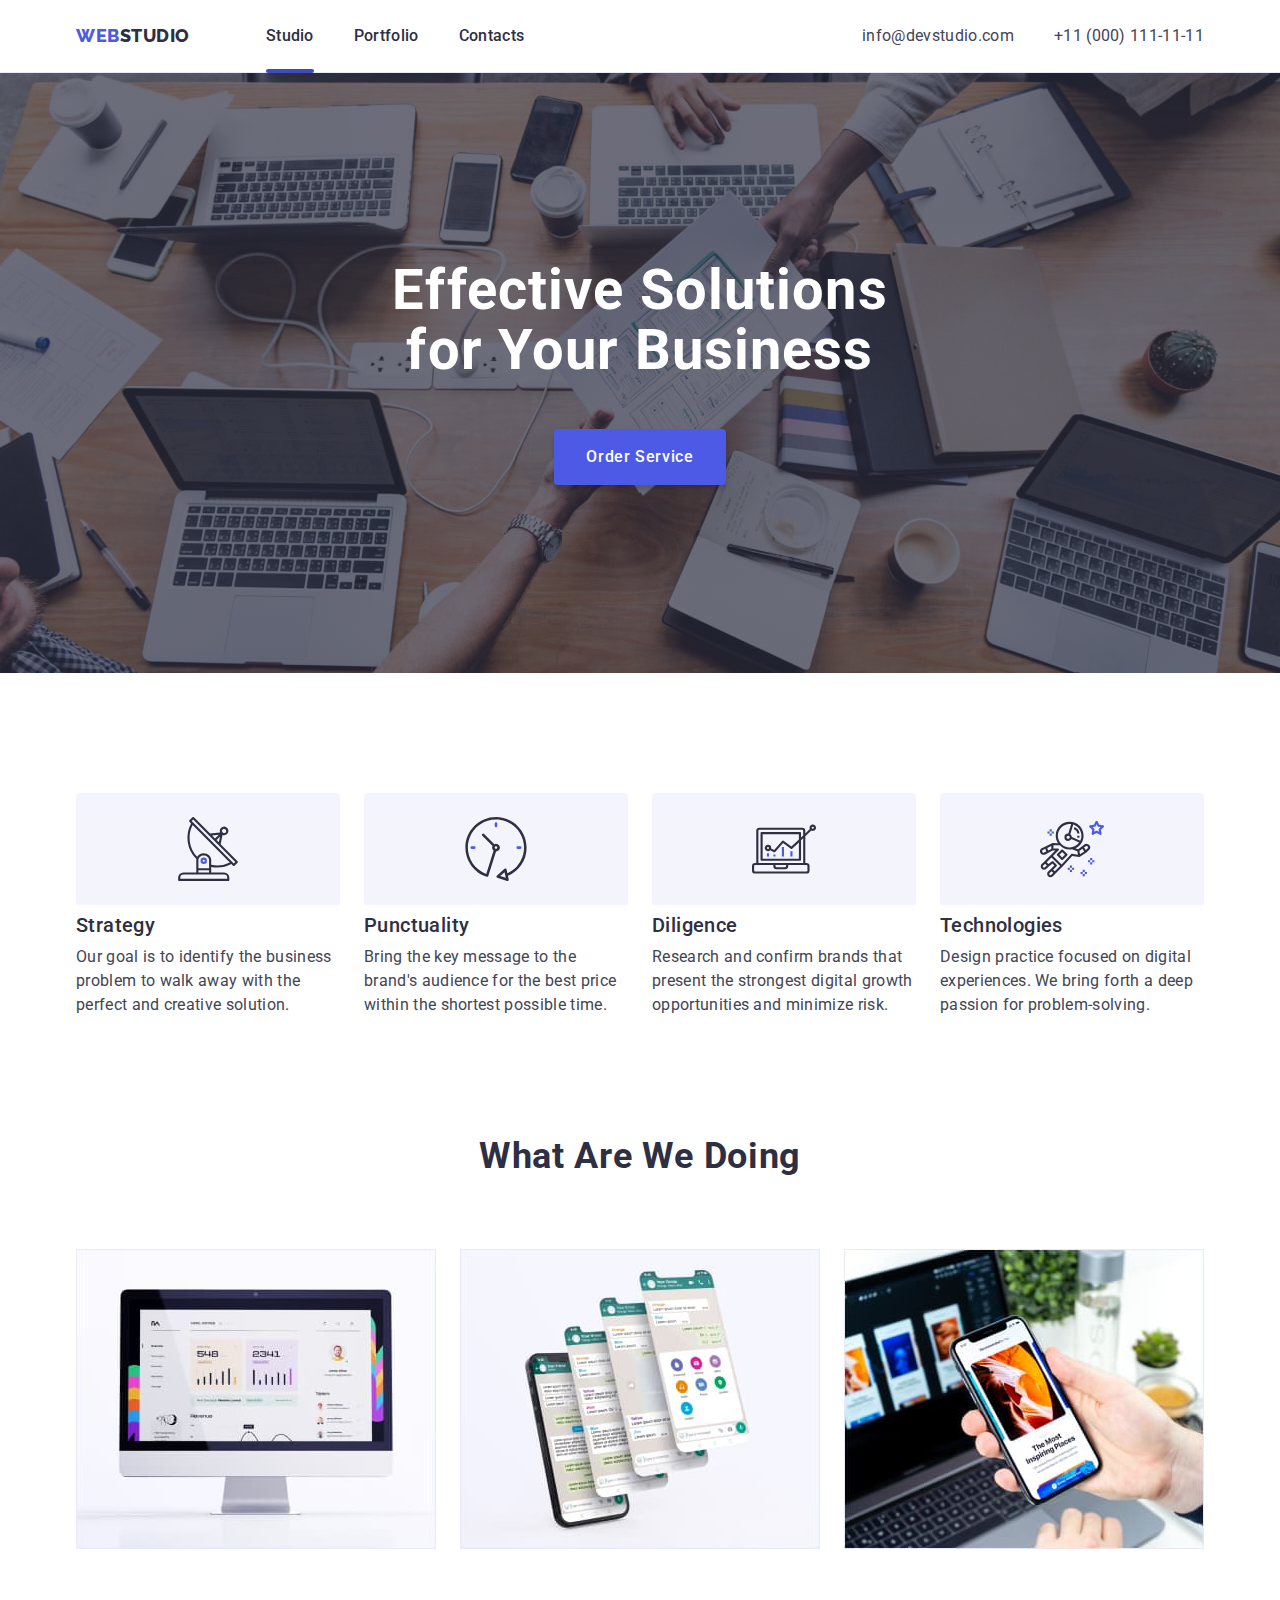
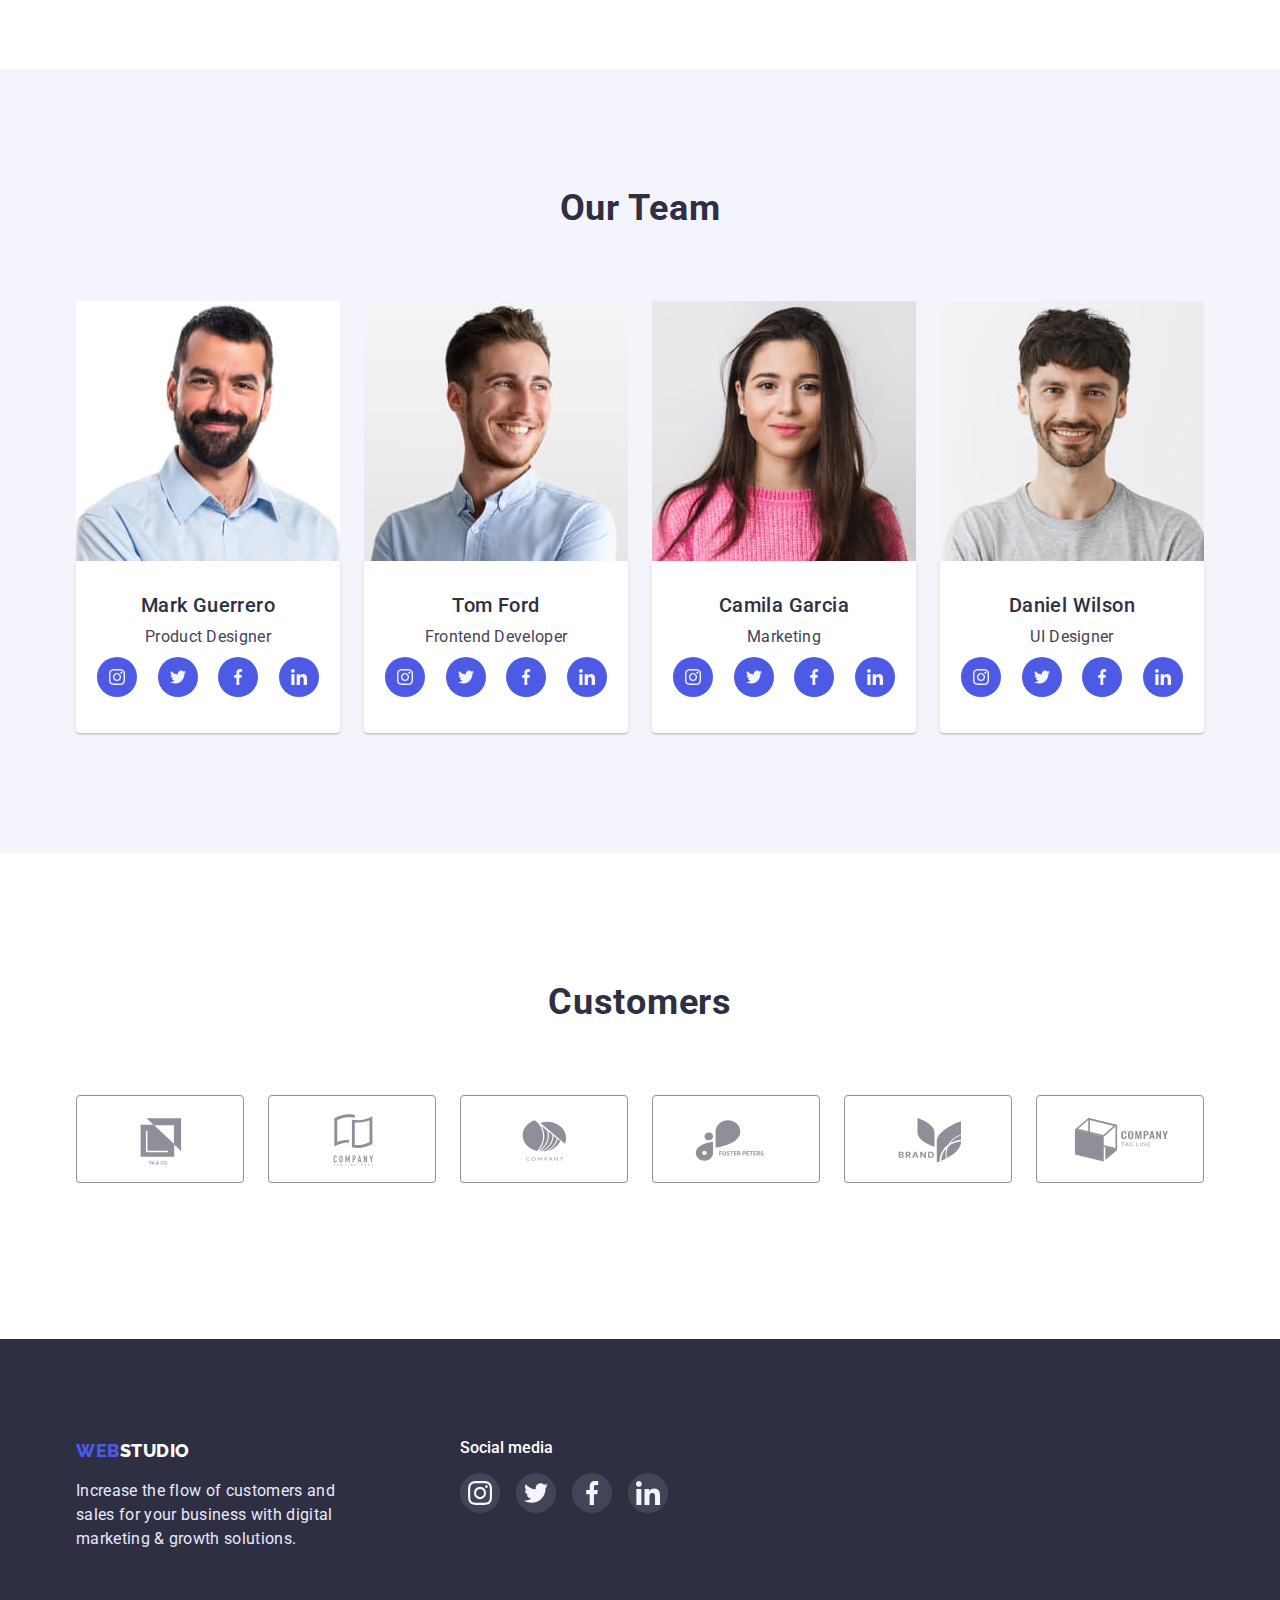
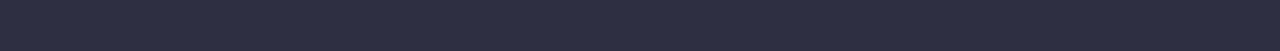
<file: index.html>
<!DOCTYPE html>
<html lang="en">
<head>
    <meta charset="UTF-8">
    <meta http-equiv="X-UA-Compatible" content="IE=edge">
    <meta name="viewport" content="width=device-width, initial-scale=1.0">
    <title>Hw-05</title>
    <link rel="stylesheet" href="https://cdnjs.cloudflare.com/ajax/libs/modern-normalize/1.1.0/modern-normalize.min.css">
    <link rel="stylesheet" href="./css/styles.css">
    <link rel="preconnect" href="https://fonts.googleapis.com">
    <link rel="preconnect" href="https://fonts.gstatic.com" crossorigin>
    <link href="https://fonts.googleapis.com/css2?family=Raleway:wght@800&family=Roboto:wght@400;500;700&display=swap" rel="stylesheet">
</head>
<body>
    <header class="header">
        <div class="container main-nav">
            <nav class="site-nav">
            <a href="./index.html" class="logo"><span>Web</span>Studio</a>
                <ul class="list nav-list">
                    <li><a href="./index.html" class="nav-item current">Studio</a></li>
                    <li><a href="./portfolio.html" class="nav-item">Portfolio</a></li>
                    <li><a href="" class="nav-item">Contacts</a></li>
                </ul>
            </nav>
            <address class="contact-nav">
                <ul class="contact list">
                    <li><a href="mailto:info@devstudio.com" class="contact-item">info@devstudio.com</a></li>
                    <li><a href="tel:+110001111111" class="contact-item">+11 (000) 111-11-11</a></li>
                </ul>
            </address>
        </div>
    </header>
    <main> 
        <section class="hero">
            <div class="container">
                 <h1 class="hero-title">Effective Solutions<br>for Your Business</h1>
                <button type="button" class="button" data-modal-open>Order Service</button>
            </div>
        </section>
        <section class="section">
            <div class="container">
                <div class="features">
                    <h2 class="invisible-title">Our features</h2>
                    <ul class="feature-list list">
                        <li class="feature-item">
                            <h3 class="title">Strategy</h3>
                            <p class="paragraph">Our goal is to identify the business
                            problem to walk away with the perfect and creative solution.</p>
                        </li>
                        <li class="feature-item">
                            <h3 class="title">Punctuality</h3>
                            <p  class="paragraph">Bring the key message to the brand's audience for the best price within the shortest possible time.</p>
                        </li>
                        <li class="feature-item">
                            <h3 class="title">Diligence</h3>
                            <p  class="paragraph">Research and confirm brands that present the strongest digital growth opportunities and minimize risk.</p>
                        </li>
                        <li class="feature-item">
                            <h3 class="title">Technologies</h3>
                            <p  class="paragraph">Design practice focused on digital experiences. We bring forth a deep passion for problem-solving.</p>
                        </li>
                    </ul>
                </div>
            </div>        
        </section>
        <section class="section works">
            <div class="container">
                <h2 class="works-title">What are we doing</h2>
                <ul class="list device-list">
                    <li><img src="./images/imac.jpg" alt="desctop" width="360"></li>
                    <li><img src="./images/messenger.jpg" alt="application" width="360"></li>
                    <li><img src="./images/iphone.jpg" alt="mobile device" width="360"></li>
                </ul>
            </div>    
        </section>
        <section class="section team-section">
            <div class="container">
                <h2 class="team-title">Our Team</h2>
                <ul class="list team">
                    <li>
                        <img src="./images/mark-guerrero.jpg" alt="Mark Guerrero" width="264" height="260">
                        <div class="member-description">
                            <h3 class="title">Mark Guerrero</h3>
                            <p class="subtitle">Product Designer</p>
                            <ul class="icons-list list">
                                <li>
                                    <a class="social-media-icon" href="">
                                        <svg class="icon">
                                            <use href="./images/icons.svg#icon-instagram"></use>
                                        </svg>
                                    </a>
                                </li>
                                <li>
                                    <a class="social-media-icon" href="">
                                        <svg class="icon">
                                            <use href="./images/icons.svg#icon-twitter"></use>
                                        </svg>
                                    </a>           
                                </li>                 
                                <li>
                                    <a class="social-media-icon" href="">
                                        <svg class="icon">
                                            <use href="./images/icons.svg#icon-facebook"></use>
                                        </svg>
                                    </a>  
                                </li>
                                <li>
                                    <a class="social-media-icon" href="">
                                        <svg class="icon">
                                            <use href="./images/icons.svg#icon-linkedin"></use>
                                        </svg>
                                    </a>
                                </li>
                            </ul>
                        </div>
                    </li>
                    <li>
                        <img src="./images/tom-ford.jpg" alt="Tom Ford" width="264" height="260">
                        <div class="member-description">
                            <h3 class="title">Tom Ford</h3>
                            <p class="subtitle">Frontend Developer</p>
                            <ul class="icons-list list">
                                <li>
                                    <a class="social-media-icon" href="">
                                        <svg class="icon">
                                            <use href="./images/icons.svg#icon-instagram"></use>
                                        </svg>
                                    </a>
                                </li>
                                <li>
                                    <a class="social-media-icon" href="">
                                        <svg class="icon">
                                            <use href="./images/icons.svg#icon-twitter"></use>
                                        </svg>
                                    </a>           
                                </li>                 
                                <li>
                                    <a class="social-media-icon" href="">
                                        <svg class="icon">
                                            <use href="./images/icons.svg#icon-facebook"></use>
                                        </svg>
                                    </a>  
                                </li>
                                <li>
                                    <a class="social-media-icon" href="">
                                        <svg class="icon">
                                            <use href="./images/icons.svg#icon-linkedin"></use>
                                        </svg>
                                    </a>
                                </li>
                            </ul>
                        </div>
                    </li>
                    <li>
                        <img src="./images/camila-garcia.jpg" alt="Camila Garcia" width="264" height="260">
                        <div class="member-description">
                            <h3 class="title">Camila Garcia</h3>
                            <p class="subtitle">Marketing</p>
                            <ul class="icons-list list">
                                <li>
                                    <a class="social-media-icon" href="">
                                        <svg class="icon">
                                            <use href="./images/icons.svg#icon-instagram"></use>
                                        </svg>
                                    </a>
                                </li>
                                <li>
                                    <a class="social-media-icon" href="">
                                        <svg class="icon">
                                            <use href="./images/icons.svg#icon-twitter"></use>
                                        </svg>
                                    </a>           
                                </li>                 
                                <li>
                                    <a class="social-media-icon" href="">
                                        <svg class="icon">
                                            <use href="./images/icons.svg#icon-facebook"></use>
                                        </svg>
                                    </a>  
                                </li>
                                <li>
                                    <a class="social-media-icon" href="">
                                        <svg class="icon">
                                            <use href="./images/icons.svg#icon-linkedin"></use>
                                        </svg>
                                    </a>
                                </li>
                            </ul>
                        </div>    
                    </li>
                    <li>
                        <img src="./images/daniel-wilson.jpg" alt="Daniel Wilson" width="264" height="260">
                        <div class="member-description">
                            <h3 class="title">Daniel Wilson</h3>
                            <p class="subtitle">UI Designer</p>
                            <ul class="icons-list list">
                                <li>
                                    <a class="social-media-icon" href="">
                                        <svg class="icon">
                                            <use href="./images/icons.svg#icon-instagram"></use>
                                        </svg>
                                    </a>
                                </li>
                                <li>
                                    <a class="social-media-icon" href="">
                                        <svg class="icon">
                                            <use href="./images/icons.svg#icon-twitter"></use>
                                        </svg>
                                    </a>           
                                </li>                 
                                <li>
                                    <a class="social-media-icon" href="">
                                        <svg class="icon">
                                            <use href="./images/icons.svg#icon-facebook"></use>
                                        </svg>
                                    </a>  
                                </li>
                                <li>
                                    <a class="social-media-icon" href="">
                                        <svg class="icon">
                                            <use href="./images/icons.svg#icon-linkedin"></use>
                                        </svg>
                                    </a>
                                </li>
                            </ul>
                        </div>   
                    </li>
                </ul>
            </div>
        </section>
        <section class="section customers-section">
            <div class="container">
                <h2 class="customers-title">Customers</h2>
                <ul class="list customers-list">
                    <li><a href="" class="company-item">
                        <svg>
                            <use href="./images/icons.svg#icon-company1"></use>
                        </svg>
                    </a></li>
                    <li><a href="" class="company-item">
                        <svg>
                            <use href="./images/icons.svg#icon-company2"></use>
                        </svg>
                    </a></li>
                    <li><a href="" class="company-item">
                        <svg>
                            <use href="./images/icons.svg#icon-company3"></use>
                        </svg>
                    </a></li>
                    <li><a href="" class="company-item">
                        <svg>
                            <use href="./images/icons.svg#icon-company4"></use>
                        </svg>
                    </a></li>
                    <li><a href="" class="company-item">
                        <svg>
                            <use href="./images/icons.svg#icon-company5"></use>
                        </svg>
                    </a></li>
                    <li><a href="" class="company-item">
                        <svg>
                            <use href="./images/icons.svg#icon-company6"></use>
                        </svg>
                    </a></li>
                </ul>
            </div>
        </section>
    </main>
    <footer class="footer">
        <div class="container">
            <div>
                <a href="./index.html" class="logo"><span>Web</span>Studio</a>
                <p>Increase the flow of customers and sales for your business with digital marketing & growth solutions.</p>
            </div>
            <div class="media">
                <h4 class="footer-media-title">Social media</h4>
                <ul class="list footer-media-list">
                    <li>
                        <a href="" class="footer-media-icon" href="">
                            <svg class="icon" width="24" height="24">
                                <use href="./images/icons.svg#icon-instagram"></use>
                            </svg>
                        </a>
                    </li>
                    <li>
                        <a href="" class="footer-media-icon" href="">
                            <svg class="icon" width="24" height="24">
                                <use href="./images/icons.svg#icon-twitter"></use>
                            </svg>
                        </a>           
                    </li>                 
                    <li>
                        <a href="" class="footer-media-icon" href="">
                            <svg class="icon" width="24" height="24">
                                <use href="./images/icons.svg#icon-facebook"></use>
                            </svg>
                        </a>  
                    </li>
                    <li>
                        <a href="" class="footer-media-icon" href="">
                            <svg class="icon" width="24" height="24">
                                <use href="./images/icons.svg#icon-linkedin"></use>
                            </svg>
                        </a>
                    </li>
                </ul>
            </div>
        </div>    
    </footer>
    <div class="backdrop is-hidden" data-modal>
        <div class="modal">
            <div class="modal-wrap">
                <button class="close-modal" data-modal-close>
                    <svg class="close-icon">
                        <use href="./images/icons.svg#icon-closebtn"></use>
                    </svg>
                </button>
            </div>
        </div>    
    </div>
    <script src="js/modal.js"></script>
</body>
</html>
</file>
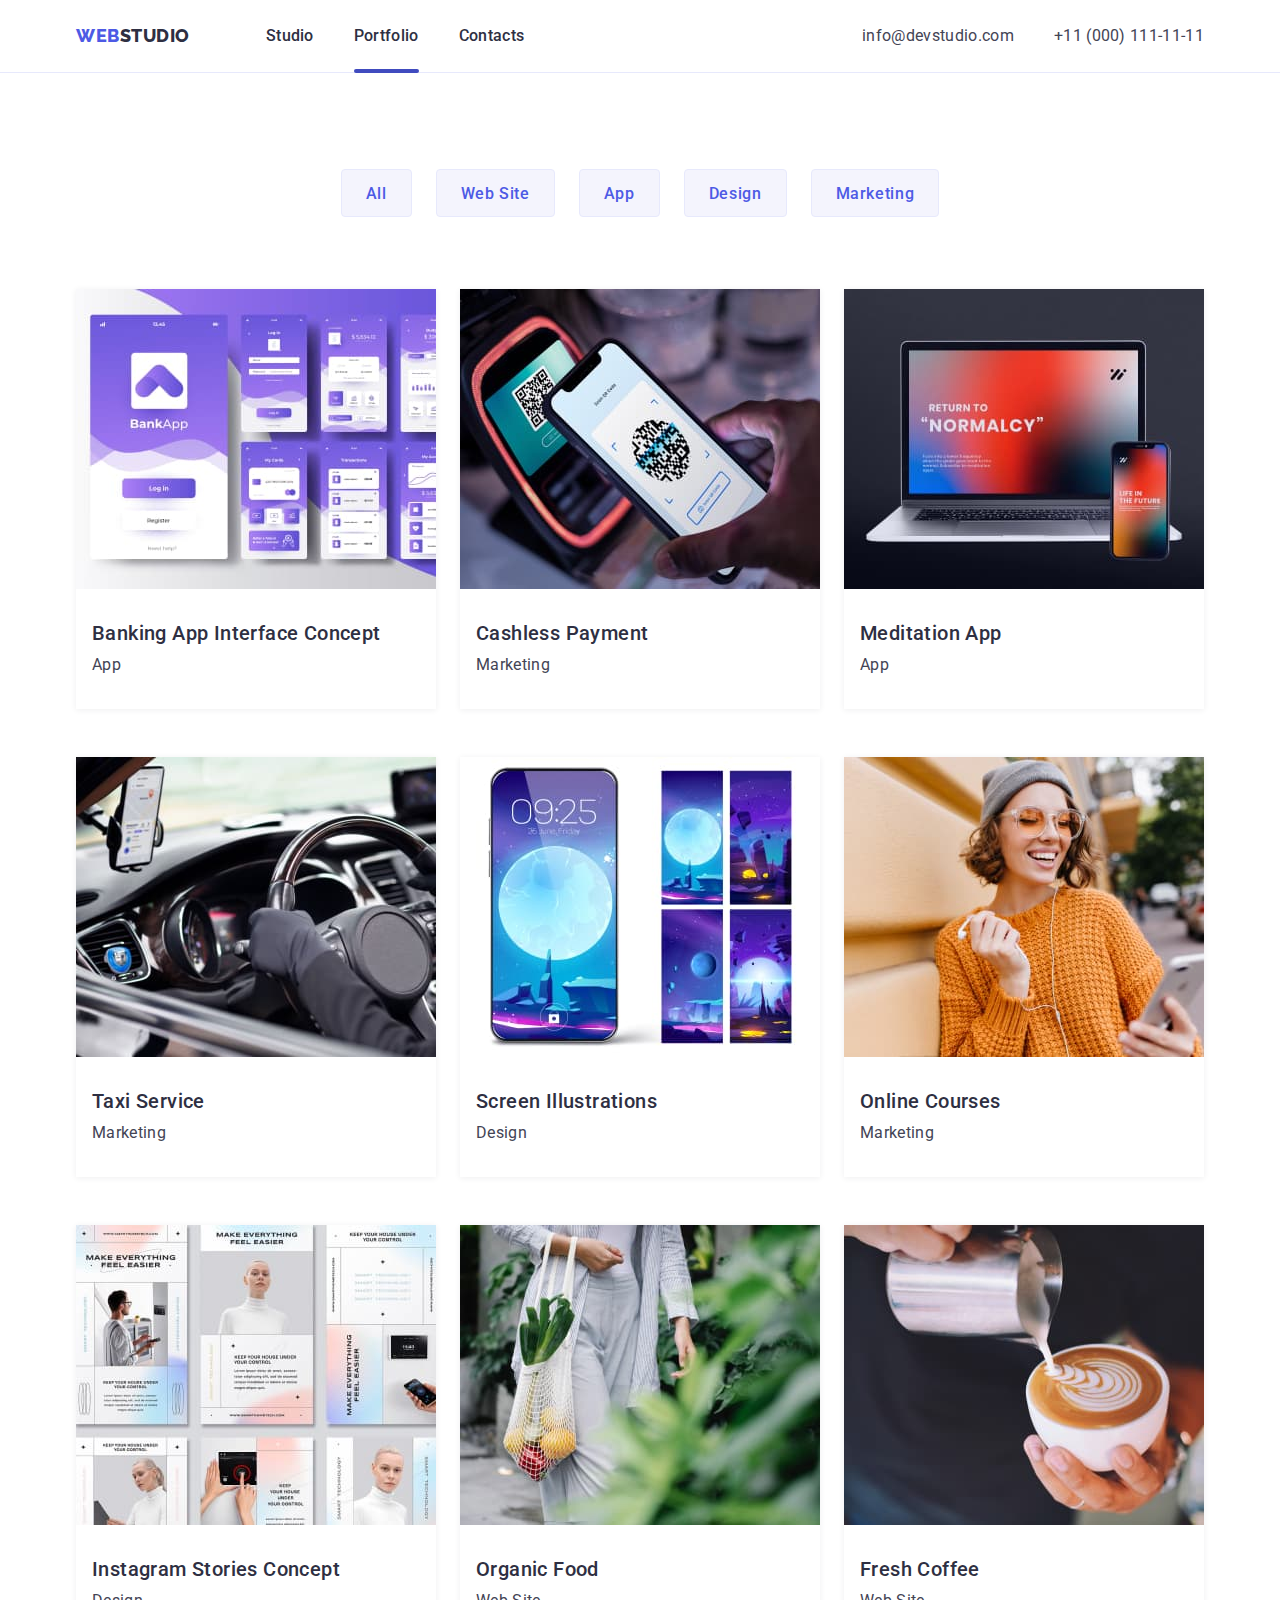
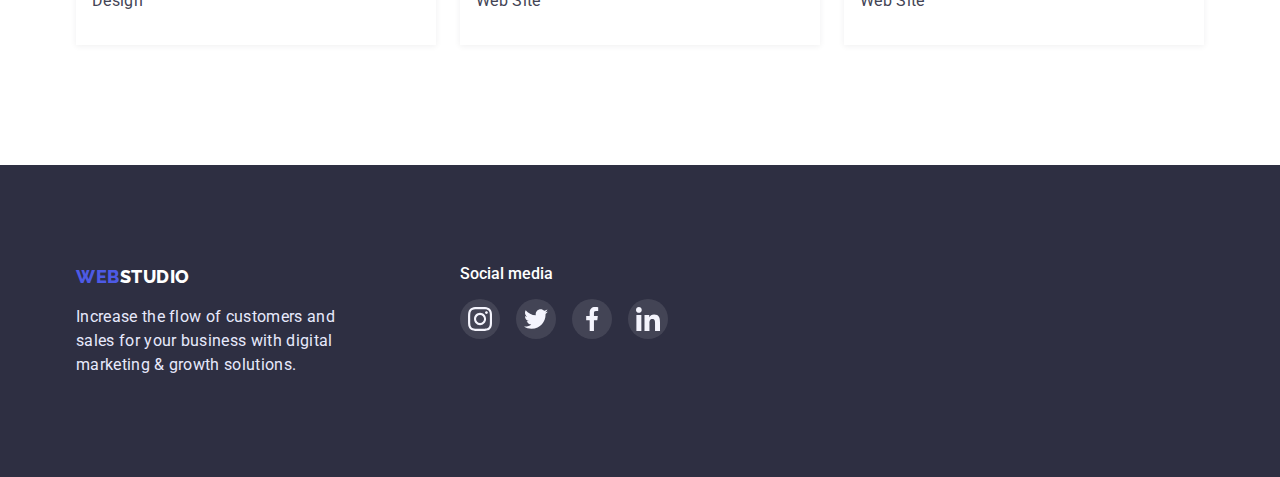
<file: portfolio.html>
<!DOCTYPE html>
<html lang="en">
<head>
    <meta charset="UTF-8">
    <meta http-equiv="X-UA-Compatible" content="IE=edge">
    <meta name="viewport" content="width=device-width, initial-scale=1.0">
    <title>Hw-05</title>
    <link rel="stylesheet" href="https://cdnjs.cloudflare.com/ajax/libs/modern-normalize/1.1.0/modern-normalize.min.css">
    <link rel="stylesheet" href="./css/styles.css">
    <link rel="preconnect" href="https://fonts.googleapis.com">
    <link rel="preconnect" href="https://fonts.gstatic.com" crossorigin>
    <link href="https://fonts.googleapis.com/css2?family=Raleway:wght@800&family=Roboto:wght@400;500;700&display=swap" rel="stylesheet">
</head>
<body>
    <header class="header">
        <div class="container main-nav">
            <nav class="site-nav">
            <a href="./index.html" class="logo"><span>Web</span>Studio</a>
                <ul class="list nav-list">
                    <li><a href="./index.html" class="nav-item">Studio</a></li>
                    <li><a href="./portfolio.html" class="nav-item current">Portfolio</a></li>
                    <li><a href="" class="nav-item">Contacts</a></li>
                </ul>
            </nav>
            <address class="contact-nav">
                <ul class="contact list">
                    <li><a href="mailto:info@devstudio.com" class="contact-item">info@devstudio.com</a></li>
                    <li><a href="tel:+110001111111" class="contact-item">+11 (000) 111-11-11</a></li>
                </ul>
            </address>
        </div>
    </header>
    <main>
        <section class="portfolio-section">
            <div class="container">
                <h1 class="invisible-title">Portfolio</h1>
                <div class="filter-list">
                    <button type="button" class="filter">All</button>
                    <button type="button" class="filter">Web Site</button>
                    <button type="button" class="filter">App</button>
                    <button type="button" class="filter">Design</button>
                    <button type="button" class="filter">Marketing</button>
                </div>
                <ul class="portfolio list">
                    <li class="portfolio-item">
                        <a href="" class="link-overlay">
                            <div class="img-overlay">
                                <img src="./images/bank-app.jpg" alt="Banking App Interface Concept" width="360" height="300">
                            </div>
                            <div class="img-description">
                                <h3 class="title">Banking App Interface Concept</h3>
                                <p class="subtitle">App</p>
                            </div>
                        </a>
                    </li>
                    <li class="portfolio-item">
                        <a href="" class="link-overlay">
                            <div class="img-overlay">
                                <img src="./images/cashless-payment.jpg" alt="Cashless Payment" width="360" height="300">
                            </div>
                            <div class="img-description">
                                <h3 class="title">Cashless Payment</h3>
                                <p class="subtitle">Marketing</p>
                            </div>
                        </a>
                    </li>
                    <li class="portfolio-item">
                        <a href="" class="link-overlay">
                            <div class="img-overlay">
                                <img src="./images/meditation-app.jpg" alt="Meditation App" width="360" height="300">

                            </div>
                            <div class="img-description">
                                <h3 class="title">Meditation App</h3>
                                <p class="subtitle">App</p>
                            </div>
                        </a>
                    </li>
                    <li class="portfolio-item">
                        <a href="" class="link-overlay">
                            <div class="img-overlay">
                                <img src="./images/taxi.jpg" alt="Taxi Service" width="360" height="300">
                            </div>
                            <div class="img-description">
                                <h3 class="title">Taxi Service</h3>
                                <p class="subtitle">Marketing</p>
                            </div>
                        </a>
                    </li>
                    <li class="portfolio-item">
                        <a href="" class="link-overlay">
                            <div class="img-overlay">
                                <img src="./images/screen-illustrations.jpg" alt="Screen Illustrations" width="360" height="300">
                            </div>
                            <div class="img-description">
                                <h3 class="title">Screen Illustrations</h3>
                                <p class="subtitle">Design</p>
                            </div>
                        </a>
                    </li>
                    <li class="portfolio-item">
                        <a href="" class="link-overlay">
                            <div class="img-overlay">
                                <img src="./images/online-courses.jpg" alt="Online Courses" width="360" height="300">
                            </div>
                            <div class="img-description">
                                <h3 class="title">Online Courses</h3>
                                <p class="subtitle">Marketing</p>
                            </div>
                        </a>
                    </li>
                    <li class="portfolio-item">
                        <a href="" class="link-overlay">
                            <div class="img-overlay">
                                <img src="./images/stories-concept.jpg" alt="Instagram Stories Concept" width="360" height="300">
                            </div>
                            <div class="img-description">
                                <h3 class="title">Instagram Stories Concept</h3>
                                <p class="subtitle">Design</p>
                            </div>
                        </a>
                    </li>
                    <li class="portfolio-item">
                        <a href="" class="link-overlay">
                            <div class="img-overlay">
                                <img src="./images/organic-food.jpg" alt="Organic Food" width="360" height="300">
                            </div>
                            <div class="img-description">
                                <h3 class="title">Organic Food</h3>
                                <p class="subtitle">Web Site</p>
                            </div>
                        </a>
                    </li>
                    <li class="portfolio-item">
                        <a href="" class="link-overlay">
                            <div class="img-overlay">
                                <img src="./images/coffee.jpg" alt="Fresh Coffee" width="360" height="300">
                            </div>
                            <div class="img-description">
                                <h3 class="title">Fresh Coffee</h3>
                                <p class="subtitle">Web Site</p>
                            </div>
                        </a>
                    </li>
                </ul>
            </div>
        </section>
    </main>
    <footer class="footer">
        <div class="container">
            <div>
                <a href="./index.html" class="logo"><span>Web</span>Studio</a>
                <p>Increase the flow of customers and sales for your business with digital marketing & growth solutions.</p>
            </div>
            <div class="media">
                <h4 class="footer-media-title">Social media</h4>
                <ul class="list footer-media-list">
                    <li>
                        <a href="" class="footer-media-icon" href="">
                            <svg class="icon" width="24" height="24">
                                <use href="./images/icons.svg#icon-instagram"></use>
                            </svg>
                        </a>
                    </li>
                    <li>
                        <a href="" class="footer-media-icon" href="">
                            <svg class="icon" width="24" height="24">
                                <use href="./images/icons.svg#icon-twitter"></use>
                            </svg>
                        </a>           
                    </li>                 
                    <li>
                        <a href="" class="footer-media-icon" href="">
                            <svg class="icon" width="24" height="24">
                                <use href="./images/icons.svg#icon-facebook"></use>
                            </svg>
                        </a>  
                    </li>
                    <li>
                        <a href="" class="footer-media-icon" href="">
                            <svg class="icon" width="24" height="24">
                                <use href="./images/icons.svg#icon-linkedin"></use>
                            </svg>
                        </a>
                    </li>
                </ul>
            </div>
        </div>    
    </footer>
</body>
</html>
</file>
<file: css/styles.css>
:root{
    --iris-color: #4d5ae5;
    --navy-blue-color: #2e2f42;
    --green-color: #31d0aa;
    --body-text-color: #434455;
    --subtle-text-color: #8e8f99;
    --accent-color: #e7e9fc;
    --light-color: #f4f4fd;
    --white-color: #ffffff;
}
html{
    box-sizing: border-box;
}

*,
*::before,
*::after {
    box-sizing: inherit;
}

body{
    font-family: 'Roboto', sans-serif;
    color: var(--navy-blue-color);
    margin: 0;
}

h1, h2, h3, p, ul {
    margin: 0;
}

img {
    display: block;
}

.container {
    width: 1158px;
    margin-left: auto;
    margin-right: auto;
    padding-left: 15px;
    padding-right: 15px;
}

.section {
    padding-top: 120px;
    padding-bottom: 120px;
}

.list {
    list-style: none;
    padding: 0;
    margin: 0;
}

.header {
    border-bottom: 1px solid #E7E9FC;
}

.main-nav {
    display: flex;
    align-items: center;
}

.site-nav {
    display: flex;
    align-items: center;
}

.site-nav > a {
    margin-right: 76px;
}

.nav-list {
    display: flex;
    gap: 40px;
}

.contact-nav {
    margin-left: auto;
}

.contact {
    display: flex;
}

.logo{
    font-family: 'Raleway';
    font-style: normal;
    font-weight: 800;
    font-size: 18px;
    line-height: 1.33;
    letter-spacing: 0.03em;
    text-transform: uppercase;
    text-decoration: none;
    color: var(--navy-blue-color);
}

.logo > span {
    color: var(--iris-color);
}

.nav-item {
    position: relative;
    
    font-family: 'Roboto';
    font-style: normal;
    font-weight: 500;
    font-size: 16px;
    line-height: 1.5;
    text-transform: capitalize;
    letter-spacing: 0.02em;
    text-decoration: none;
    color: var(--navy-blue-color);
    display: block;
    padding-top: 24px;
    padding-bottom: 24px;

    transition: color 250ms cubic-bezier(0.4, 0, 0.2, 1);
}

.nav-item:hover, .nav-item:focus {
    color: var(--iris-color)
}

.current::after {
    content: '';
    position: absolute;
    left: 0;
    bottom: -1px;

    display: block;
    width: 100%;
    height: 4px;
    opacity: 1;

    background-color: #404BBF;
    border-radius: 2px;
}

.contact {
    display: flex;
    gap: 40px;
}

.contact-item {
    font-size: 16px;
    line-height: 1.5;
    letter-spacing: 0.02em;
    text-decoration: none;
    font-style: normal;
    color: var(--body-text-color);

    transition: color 250ms cubic-bezier(0.4, 0, 0.2, 1);
}

.contact-item:hover, .contact-item:focus {
    color:  #4D5AE5;
}

.hero{
    background-color: var(--navy-blue-color);
    text-align: center;
    padding-top: 188px;
    padding-bottom: 188px;
    background-image: 
    linear-gradient(rgba(46,47,66,0.7),
    rgba(46,47,66,0.7)),
    url(../images/hero-back-img.jpg) ;
    background-repeat: no-repeat;
    background-position: center;
    background-size: cover;
    height: 600px;
    max-width: 1440px;
    margin-left: auto;
    margin-right: auto;
}

.hero-title{
    font-family: 'Roboto';  
    font-style: normal;
    font-weight: 700;
    font-size: 56px;
    line-height: 1.07;
    color: var(--white-color);
    letter-spacing: 0.02em;
    margin-bottom: 48px;
}

.button{
    color: var(--white-color);
    background-color: var(--iris-color);
    box-shadow: 0px 4px 4px rgba(0, 0, 0, 0.15);
    border-radius: 4px;
    font-family: inherit;
    font-style: normal;
    font-weight: 500;
    font-size: 16px;
    line-height: 1.5;
    letter-spacing: 0.04em;
    cursor: pointer;
    padding: 16px 32px;
    border: 0;
    align-items: flex-start;
    text-align: center;

    transition: background-color 250ms cubic-bezier(0.4, 0, 0.2, 1);
}

.button:hover,
.button:focus {
    background-color: #404BBF;    
}

.filter-list {
    display: flex;
    justify-content: center;
    margin-bottom: 72px;
    gap: 24px;
}

.filter{
    color: var(--iris-color);
    background-color: var(--light-color);
    border: 1px solid var(--accent-color);
    border-radius: 4px;
    height: 48px;
    font-family: inherit;
    font-weight: 500;
    font-size: 16px;
    line-height: 1.5;
    letter-spacing: 0.04em;
    cursor: pointer;
    padding: 12px 24px;

    transition: color 250ms cubic-bezier(0.4, 0, 0.2, 1),
    backgrounnd-color 250ms cubic-bezier(0.4, 0, 0.2, 1),
    border 250ms cubic-bezier(0.4, 0, 0.2, 1),
    box-shadow 250ms cubic-bezier(0.4, 0, 0.2, 1);
}

.filter:hover, .filter:focus {
    background-color: #404BBF;
    color: var(--white-color);
    border: 1px solid #404BBF;
    box-shadow: 0px 3px 1px rgba(0, 0, 0, 0.1), 0px 2px 1px rgba(0, 0, 0, 0.08), 0px 2px 2px rgba(0, 0, 0, 0.12);
}

.portfolio-item > p{
    font-size: 16px;
    line-height: 1.5;
    letter-spacing: 0.02em;
    color: var(--body-text-color);
}

.feature-list {
    display: flex;
    gap: 24px;
}

.feature-list p {
    width: 264px;
}

.feature-item::before {
    content: "";
    display: block;
    height: 112px;
    background: var(--light-color);
    border-radius: 4px;
    margin-bottom: 8px;
}

.feature-item:nth-child(1)::before {
    background-image: url(../images/satelite.svg);
    background-repeat: no-repeat;
    background-position: center;
}

.feature-item:nth-child(2)::before {
    background-image: url(../images/clock.svg);
    background-repeat: no-repeat;
    background-position: center;
}

.feature-item:nth-child(3)::before {
    background-image: url(../images/diagram.svg);
    background-repeat: no-repeat;
    background-position: center;
}

.feature-item:nth-child(4)::before {
    background-image: url(../images/astronaut.svg);
    background-repeat: no-repeat;
    background-position: center;
}
 
.invisible-title{
    display: none;
}

.subtitle{
    font-size: 16px;
    line-height: 1.5;
    letter-spacing: 0.02em;
    color: var(--body-text-color);
}

.title {
    font-weight: 500;
    font-size: 20px;
    line-height: 1.2;
    letter-spacing: 0.02em; 
    text-transform: capitalize;
    margin-bottom: 8px;
    color: var(--navy-blue-color);
}

.paragraph {
    font-size: 16px;
    line-height: 1.5;
    letter-spacing: 0.02em;
    color: var(--body-text-color);
}

.works {
    padding-top: 0;
}

.works-title, .team-title, .customers-title {
    font-weight: 700;
    font-size: 36px;
    line-height: 1.11;
    letter-spacing: 0.02em;
    text-transform: capitalize;
    text-align: center;
}

.device-list {
    margin-top: 72px;
    display: flex;
    gap: 24px;
}

.team-section {
    background: var(--light-color)
}

.team {
    display: flex;
    gap: 24px;
    text-align: center;
    margin-top: 72px;
}

.member-description {
    padding-top: 32px;
    padding-bottom: 32px;
    background: var(--white-color);
    box-shadow: 0px 1px 6px rgba(46, 47, 66, 0.08), 0px 1px 1px rgba(46, 47, 66, 0.16), 0px 2px 1px rgba(46, 47, 66, 0.08);
    border-radius: 0px 0px 4px 4px;
}

.member-description > h3 {
    margin-bottom: 8px;
}

.member-description p {
    padding-bottom: 8px;
}

.icons-list {
    display: flex;
    justify-content: space-evenly;
}

.social-media-icon {
    width: 40px;
    height: 40px;
    
    text-decoration: none;
    display: inline-flex;
    background-color: var(--iris-color);
    border-radius: 50%;

    transition: background-color 250ms cubic-bezier(0.4, 0, 0.2, 1);
}

.social-media-icon:hover, .social-media-icon:focus {
    background-color: #404bbf;
}

.icon {
    padding: 12px;
    fill: var(--light-color);
}

.customers-section {
    padding-top: 130px;
}

.customers-title {
    margin-bottom: 72px;
}

.customers-list {
    display: flex;
    justify-content: center;
    gap: 24px;
}

.company-item {
    width: 168px;
    height: 88px;
    border: 1px solid #8E8F99;
    fill: var(--subtle-text-color);
    border-radius: 4px;
    padding: 16px 32px;
    text-decoration: none;
    display: inline-flex;
    justify-content: center;
    align-items: center;
    cursor: pointer;

    transition: fill 250ms cubic-bezier(0.4, 0, 0.2, 1),
    boeder 250ms cubic-bezier(0.4, 0, 0.2, 1);
}

.company-item:hover, .company-item:focus {
    fill:#404BBF;
    border: 1px solid #404bbf;
}

.img-description{
    padding-top: 32px;
    padding-bottom: 32px;
    background: var(--white-color);
}

.portfolio-section {
    padding-top: 96px;
    padding-bottom: 120px;
}

.portfolio {
    display: flex;
    gap:  48px 24px;
    flex-wrap: wrap;
}

.portfolio-item .img-description {
    padding-left: 16px;
}

.portfolio-item {
    border: 0,5px solid #E7E9FC;
    box-shadow: 0px 1px 6px rgba(46, 47, 66, 0.08);
}

.portfolio-item:hover {
    box-shadow: 0px 1px 6px rgba(46, 47, 66, 0.08), 0px 1px 1px rgba(46, 47, 66, 0.16), 0px 2px 1px rgba(46, 47, 66, 0.08);
}

.img-overlay {
    position: relative;
    overflow: hidden;
}

.img-overlay::after {
    display: inline-block;
    position: absolute;
    content: '14 Stylish and User-Friendly App Design Concepts · Task Manager App · Calorie Tracker App · Exotic Fruit Ecommerce App · Cloud Storage App';

    width: 100%;
    height: 100%;

    background-color: #4D5AE5;
    color: var(--light-color);
    font-weight: 400;
    font-size: 16px;
    line-height: 1.5;
    letter-spacing: 0.02em;
    padding-top: 40px;
    padding-left: 32px;
    padding-right: 32px;

    opacity: 0;

    transition: opacity 250ms cubic-bezier(0.4, 0, 0.2, 1),
    transform 250ms cubic-bezier(0.4, 0, 0.2, 1);
}

.link-overlay:hover .img-overlay::after {
    opacity: 1;
    transform: translateY(-300px);
}

.link-overlay {
    text-decoration: none;
}

.footer{
    background-color: var(--navy-blue-color);
    padding-top: 100px;
    padding-bottom: 100px;
}

.footer a{
    color:var(--white-color);
    text-decoration: none;
    display: block;
    margin-bottom: 16px;
}

.footer p{
    font-size: 16px;
    line-height: 1.5;
    letter-spacing: 0.02em;
    color: var(--accent-color);
    width: 264px;
}

.footer > .container {
    display: flex;
}

.media {
    margin-left: 120px;
    text-align: start;
}

.footer-media-title {
    color: var(--white-color);
    font-weight: 500;
    font-size: 16px;
    line-height: 1,5;
    margin-top: 0;
    margin-bottom: 16px;
}

.footer-media-list {
    display: flex;
    gap: 16px;
}

.footer-media-list > li {
    width: 40px;
    height: 40px;
}

.footer-media-icon {
    text-decoration: none;
    display: inline-flex;
    background: rgba(255, 255, 255, 0.1);;
    border-radius: 50%;
    width: 40px;
    height: 40px;
}

.footer-media-icon .icon {
    width: 40px;
    height: 40px;
    padding: 8px;

    transition: background-color 250ms cubic-bezier(0.4, 0, 0.2, 1);
}

.footer-media-icon:hover, .footer-media-icon:focus {
    background-color: #31D0AA;
}

.backdrop {
    position: fixed;
    top: 0;
    left: 0;

    width: 100%;
    height: 100%;
    background: rgba(46, 47, 66, 0.4);

    opacity: 1;
    transition: opacity 250ms cubic-bezier(0.4, 0, 0.2, 1),
    visibility 250ms cubic-bezier(0.4, 0, 0.2, 1);
}

.backdrop.is-hidden {
    opacity: 0;
    pointer-events: none;
    visibility: visible;
}

.backdrop.is-hidden.modal {
    transform: translate(-50%, -50%) scale(0.9);
}

.modal {
    position: absolute;
    left: 50%;
    top: 50%;

    width: 408px;
    height: 576px;
    background: #FCFCFC;

    box-shadow: 0px 1px 1px rgba(0, 0, 0, 0.14), 0px 1px 3px rgba(0, 0, 0, 0.12), 0px 2px 1px rgba(0, 0, 0, 0.2);
    border-radius: 4px;
    padding: 24px;

    transform: translate(-50%, -50%) scale(1);
    transition: transform 250ms cubic-bezier(0.4, 0, 0.2, 1);
}

.modal-wrap {
    display: flex;
    flex-direction: row-reverse;
}

.close-modal {
    padding: 0;
    border: 0;
    cursor: pointer;
    background-color: var(--accent-color);
    border: 1px solid rgba(0, 0, 0, 0.1);
    border-radius: 50%;
    width: 24px;
    height: 24px;
}

.close-icon {
    width: 8px;
    height: 8px;
    fill: #000;
}
</file>
